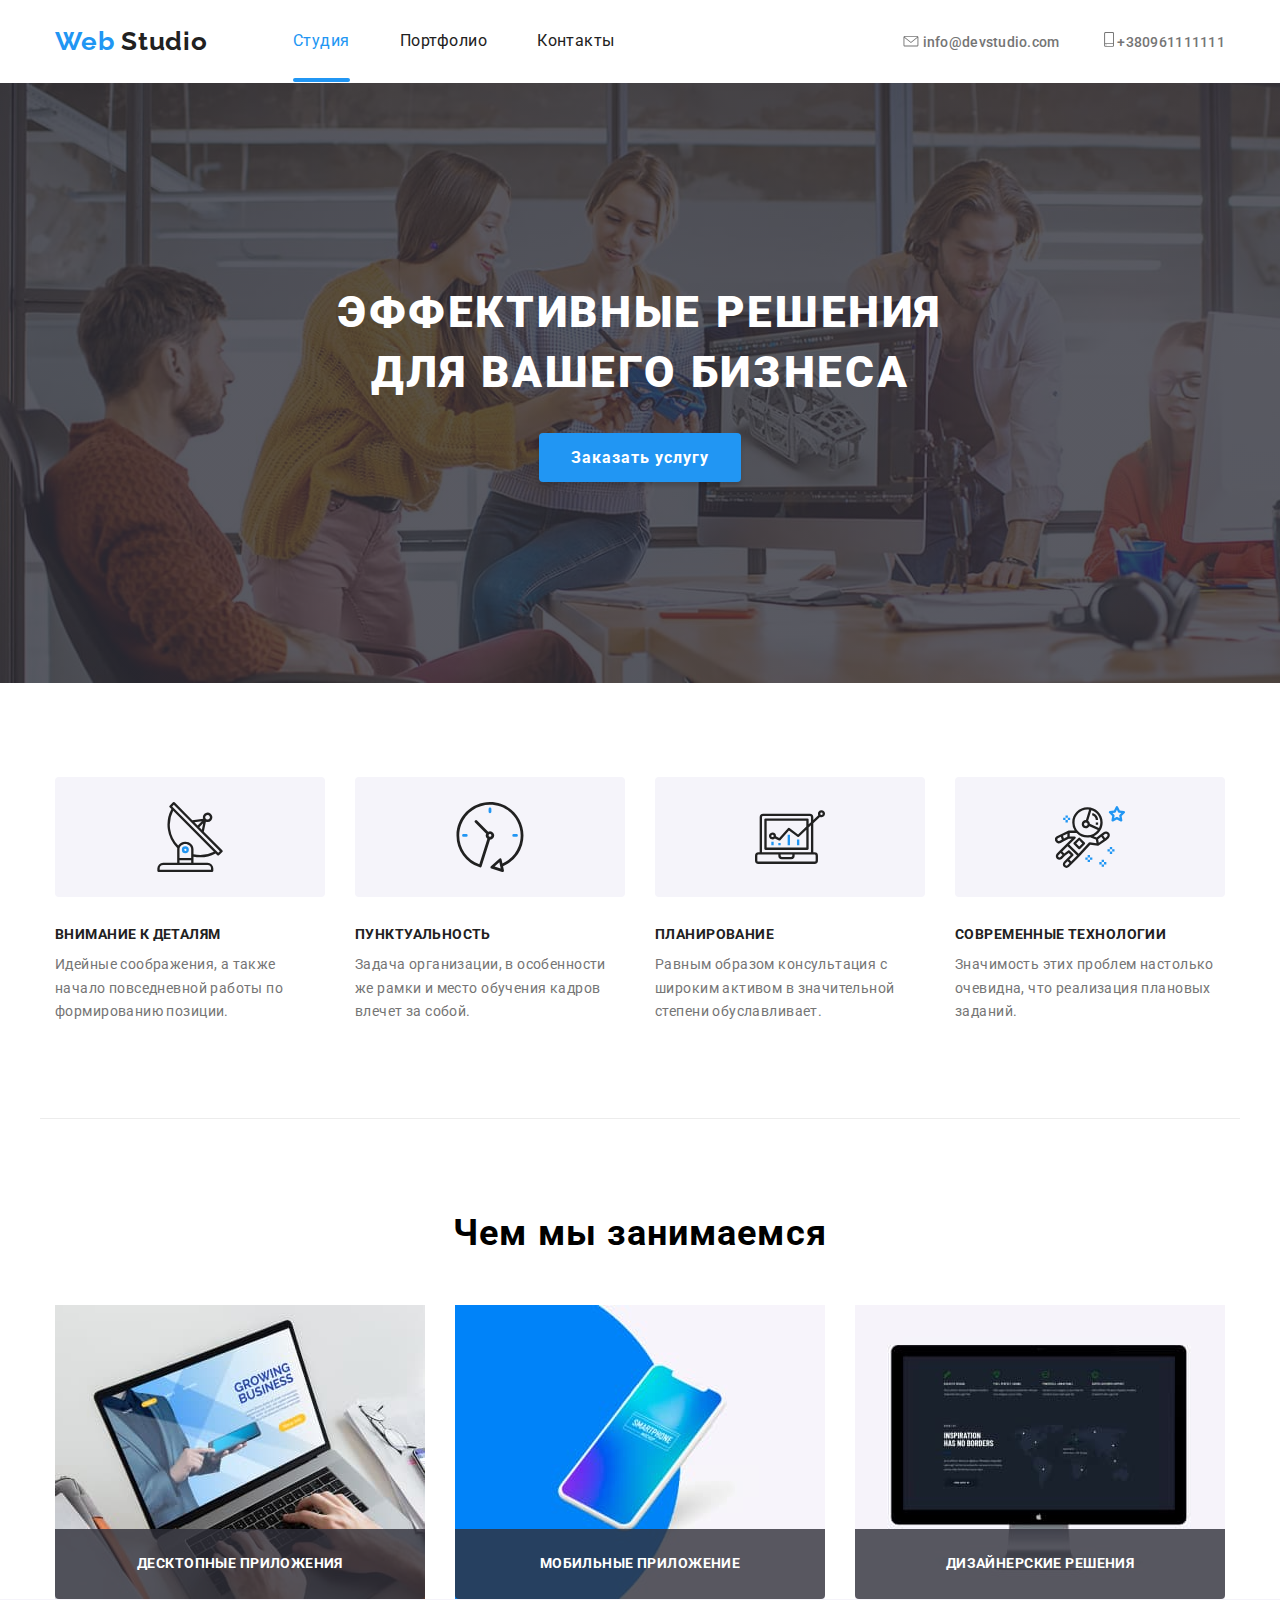
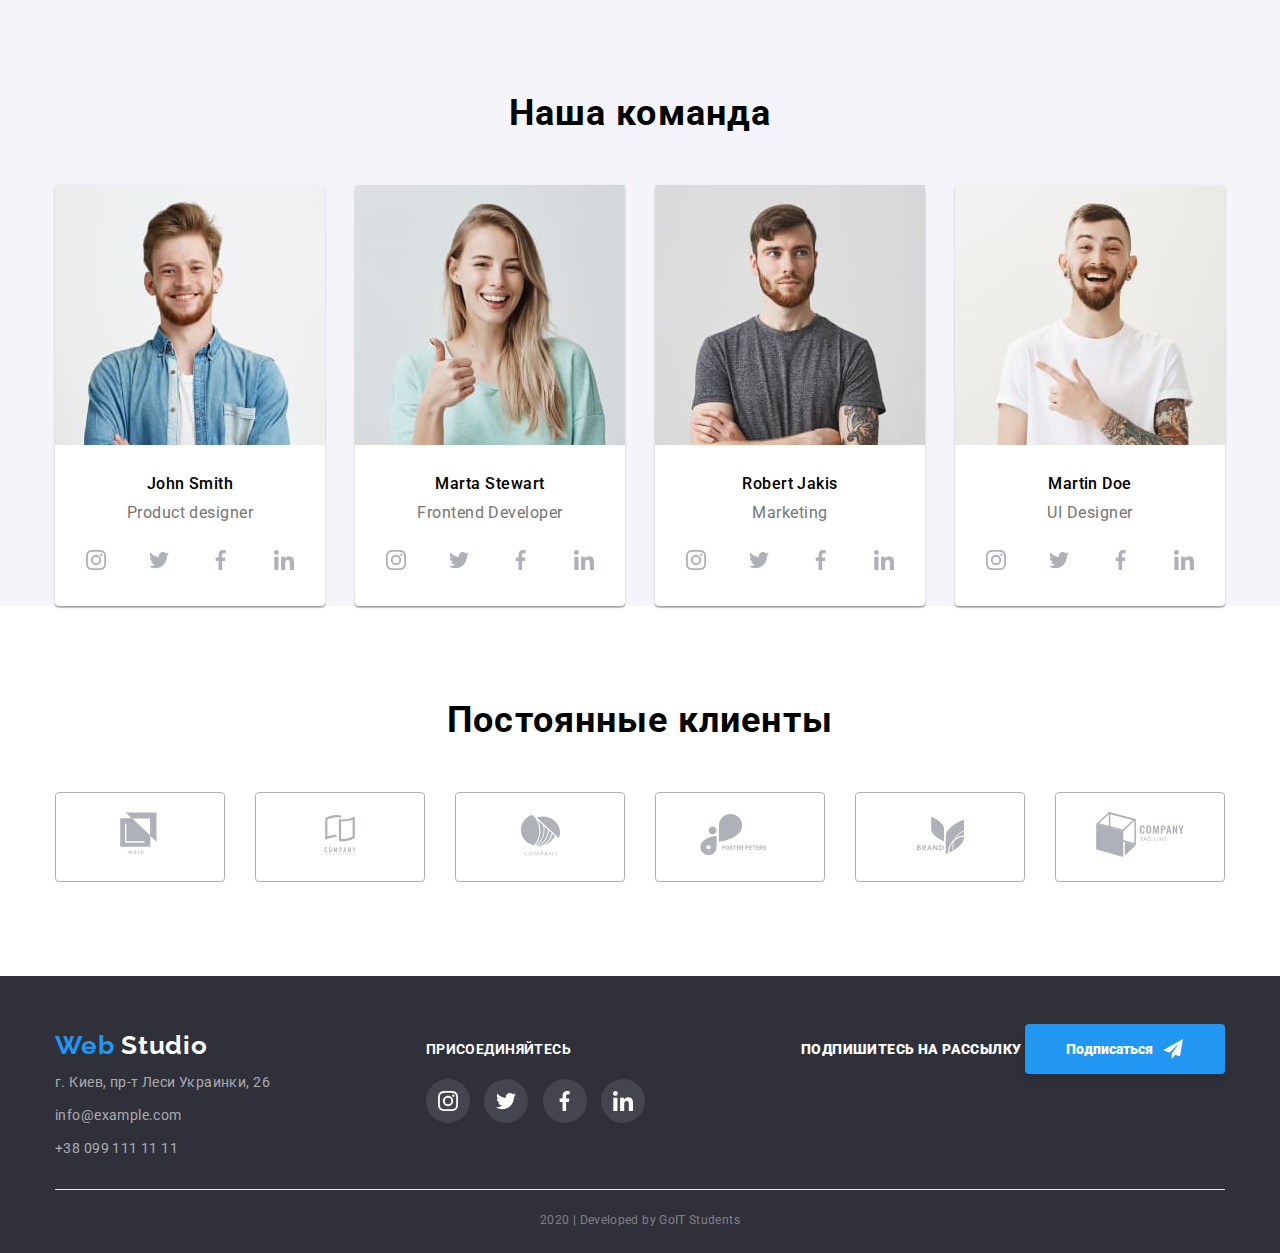
<file: index.html>
<!DOCTYPE html>
<html lang="ru">
  <head>
    <meta charset="UTF-8" />
    <meta name="viewport" content="width=device-width, initial-scale=1.0" />
    <link
      href="https://fonts.googleapis.com/css2?family=Raleway:wght@700&family=Roboto:wght@400;500;700;900&display=swap"
      rel="stylesheet"/>
    <link rel="stylesheet" href="https://cdnjs.cloudflare.com/ajax/libs/modern-normalize/0.6.0/modern-normalize.min.css" />
    <link rel="stylesheet" href="./css/styles.css" />

    <title>Document</title>
  </head>
  <body>
    <header class="header">
      <div class="page-header container">
        <nav class="nav-container">
          <a href="" class="logo">
            Web
            <span class="studio">Studio</span>
          </a>
          <ul class="site-nav list">
            <li class="item"><a href="" class="link-current">Студия</a></li>
            <li class="item">
              <a href="./portfolio.html" class="link">Портфолио</a>
            </li>
            <li class="item"><a href="" class="link">Контакты</a></li>
          </ul>
        </nav>

        <ul class="auth-nav list">
          <li class="item">                       
            <a href="mailtoinfo@devstudio.com" class="mail link">
             <svg class="icon" width="16" height="11.2">
              <use href="./img/symbol-defs.svg#icon-envelope"></use>
            </svg> 
             info@devstudio.com
            </a>         
            </li>

          <li class="item">
              <a href="tel+380961111111" class="phone link">
              <svg class="icon" width="10" height="14.94">
              <use href="./img/symbol-defs.svg#icon-smartphone"></use>
            </svg>
             +380961111111
            </a>
          </li>
        </ul>
      </div>
    </header>

    <main>
      <section class="hero">
        <h1 class="main-title">
          Эффективные решения
          <br />
          для вашего бизнеса
        </h1>
        <button type="" class="button">Заказать услугу</button>
      </section>

      <!--Наши преимущества-->

      <section class="features">
        <div class="container">
          <ul class="features-list list">
            <li class="item">
              <div class="background">
                <svg class="icon-antenna" width="70"
                    height="70">
                  <use
                    href="./img/symbol-defs.svg#icon-antenna"                 
                  ></use>
                </svg>
              </div>
              <h3 class="title">Внимание к деталям</h3>
              <p class="features-text">
                Идейные соображения, а также начало повседневной работы по
                формированию позиции.
              </p>
            </li>
            <li class="item">
              <div class="background">
                <svg class="icon-clock" width="70"
                    height="70">
                  <use
                    href="./img/symbol-defs.svg#icon-clock"                    
                  ></use>
                </svg>
              </div>
              <h3 class="title">Пунктуальность</h3>
              <p class="features-text">
                Задача организации, в особенности же рамки и место обучения
                кадров влечет за собой.
              </p>
            </li>
            <li class="item">
              <div class="background">
                <svg class="icon-diagram" width="70"
                    height="70">
                  <use
                    href="./img/symbol-defs.svg#icon-diagram"                    
                  ></use>
                </svg>
              </div>
              <h3 class="title">Планирование</h3>
              <p class="features-text">
                Равным образом консультация с широким активом в значительной
                степени обуславливает.
              </p>
            </li>
            <li class="item">
              <div class="background">
                <svg class="icon-astronaut" width="70"
                    height="70">
                  <use
                    href="./img/symbol-defs.svg#icon-astronaut"                    
                  ></use>
                </svg>
              </div>
              <h3 class="title">Современные технологии</h3>
              <p class="features-text">
                Значимость этих проблем настолько очевидна, что реализация
                плановых заданий.
              </p>
            </li>
          </ul>
        </div>
      </section>

      <!--Чем мы занимаемся-->
      <section class="works section">
        <div class="container">
          <h2 class="works-title">Чем мы занимаемся</h2>

          <ul class="works-list list">
            <li class="item">
              <img src="./img/laptop.jpg" width="370" alt="Ноутбук" />
              <h3 class="action-title">Десктопные приложения</h3>
            </li>

            <li class="item">
              <img
                src="./img/mobile.jpg"
                width="370"
                alt="Мобильный телефон"
              />
              <h3 class="action-title">Мобильные приложение</h3>
            </li>

            <li class="item">
              <img src="./img/monitor.jpg" width="370" alt="Экран монитора" />
              <h3 class="action-title">Дизайнерские решения</h3>
            </li>
          </ul>
        </div>
      </section>

      <!--Наша команда-->
      <section class="team section">
        <div class="container">
          <h2 class="team-title">Наша команда</h2>
          <ul class="team-list list">
            <li class="item">
              <img
                class="team-photo"
                src="./img/john.jpg"
                width="270"
                height="260"
                alt="Фото члена команды"/>

              <h3 class="name-title">John Smith</h3>
              <p class="team-text">Product designer</p>
              <ul class="social-links">
                <li class="team-links">
                  <a href="" class="link" aria-label="Ссылка на Instagram" >
                    <svg class="icon" width="20" height="20">
                      <use href="./img/symbol-defs.svg#icon-instagram"></use>
                    </svg>
                  </a>
                </li>
                <li class="team-links">
                  <a href="" aria-label="Ссылка на Twitter" class="link">
                    <svg class="icon" width="20" height="20">
                      <use href="./img/symbol-defs.svg#icon-twitter"></use>
                    </svg>
                  </a>
                </li>
                <li class="team-links">
                  <a href="" aria-label="Ссылка на Facebook" class="link">
                    <svg class="icon" width="20" height="20">
                      <use href="./img/symbol-defs.svg#icon-facebook"></use>
                    </svg>
                  </a>
                </li>
                <li class="team-links">
                  <a href="" aria-label="Ссылка на LinkedIn" class="link">
                    <svg class="icon" width="20" height="20">
                      <use href="./img/symbol-defs.svg#icon-linkedin"></use>
                    </svg>
                  </a>
                </li>
              </ul>
            </li>

            <li class="item">
              <img
                class="team-photo"
                src="./img/marta.jpg"
                width="270"
                height="260"
                alt="Фото члена команды"
              />

              <h3 class="name-title">Marta Stewart</h3>
              <p class="team-text">Frontend Developer</p>
              <ul class="social-links">
                <li class="team-links">
                  <a href="" aria-label="Ссылка на Instagram" class="link">
                    <svg class="icon" width="20" height="20">
                      <use href="./img/symbol-defs.svg#icon-instagram"></use>
                    </svg>
                  </a>
                </li>
                <li class="team-links">
                  <a href="" aria-label="Ссылка на Twitter" class="link">
                    <svg class="icon" width="20" height="20">
                      <use href="./img/symbol-defs.svg#icon-twitter"></use>
                    </svg>
                  </a>
                </li>
                <li class="team-links">
                  <a href="" aria-label="Ссылка на Facebook" class="link">
                    <svg class="icon" width="20" height="20">
                      <use href="./img/symbol-defs.svg#icon-facebook"></use>
                    </svg>
                  </a>
                </li>
                <li class="team-links">
                  <a href="" aria-label="Ссылка на LinkedIn" class="link">
                    <svg class="icon" width="20" height="20">
                      <use href="./img/symbol-defs.svg#icon-linkedin"></use>
                    </svg>
                  </a>
                </li>
              </ul>
            </li>

            <li class="item">
              <img
                class="team-photo"
                src="./img/robert.jpg"
                width="270"
                height="260"
                alt="Фото члена команды"
              />

              <h3 class="name-title">Robert Jakis</h3>
              <p class="team-text">Marketing</p>
              <ul class="social-links">
                <li class="team-links">
                  <a href="" aria-label="Ссылка на Instagram" class="link">
                    <svg class="icon" width="20" height="20">
                      <use href="./img/symbol-defs.svg#icon-instagram"></use>
                    </svg>
                  </a>
                </li>
                <li class="team-links">
                  <a href="" aria-label="Ссылка на Twitter" class="link">
                    <svg class="icon" width="20" height="20">
                      <use href="./img/symbol-defs.svg#icon-twitter"></use>
                    </svg>
                  </a>
                </li>
                <li class="team-links">
                  <a href="" aria-label="Ссылка на Facebook" class="link">
                    <svg class="icon" width="20" height="20">
                      <use href="./img/symbol-defs.svg#icon-facebook"></use>
                    </svg>
                  </a>
                </li>
                <li class="team-links">
                  <a href="" aria-label="Ссылка на LinkedIn" class="link">
                    <svg class="icon" width="20" height="20">
                      <use href="./img/symbol-defs.svg#icon-linkedin"></use>
                    </svg>
                  </a>
                </li>
              </ul>
            </li>

            <li class="item">
              <img
                class="team-photo"
                src="./img/martin.jpg"
                width="270"
                height="260"
                alt="Фото члена команды"
              />

              <h3 class="name-title">Martin Doe</h3>
              <p class="team-text">UI Designer</p>
              <ul class="social-links">
                <li class="team-links">
                  <a href="" aria-label="Ссылка на Instagram" class="link">
                    <svg class="icon" width="20" height="20">
                      <use href="./img/symbol-defs.svg#icon-instagram"></use>
                    </svg>
                  </a>
                </li>
                <li class="team-links">
                  <a href="" aria-label="Ссылка на Twitter" class="link">
                    <svg class="icon" width="20" height="20">
                      <use href="./img/symbol-defs.svg#icon-twitter"></use>
                    </svg>
                  </a>
                </li>
                <li class="team-links">
                  <a href="" aria-label="Ссылка на Facebook" class="link">
                    <svg class="icon" width="20" height="20">
                      <use href="./img/symbol-defs.svg#icon-facebook"></use>
                    </svg>
                  </a>
                </li>
                <li class="team-links">
                  <a href="" aria-label="Ссылка на LinkedIn" class="link">
                    <svg class="icon" width="20" height="20">
                      <use href="./img/symbol-defs.svg#icon-linkedin"></use>
                    </svg>
                  </a>
                </li>
          </ul>
        </div>
      </section>

      <!--Постоянные клиенты-->
      <section class="clients section">
        <div class="container">
          <h2 class="clients-title">Постоянные клиенты</h2>
          <ul class="clients-list list">

            <li class="item">
              <a href="">
                <svg class="company-logo" width=44.27 height=49.23>
                  <use href="./img/symbol-defs.svg#icon-logo-1"></use>
                </svg>
                </a>

            </li>
            <li class="item">
              <a href="">
              <svg class="company-logo" width=40 height=52>
                <use href="./img/symbol-defs.svg#icon-logo-2"></use>
              </svg>
              </a>
            </li>

            <li class="item">
              <a href="">
                <svg class="company-logo" width=41 height=42.6>
                  <use href="./img/symbol-defs.svg#icon-logo-3"></use>
                </svg>
              </a>
            </li>

            <li class="item">
              <a href="">
                <svg class="company-logo" width=79.66 height=42.02>
                  <use href="./img/symbol-defs.svg#icon-logo-4"></use>
                </svg>
              </a>
            </li>

            <li class="item">
              <a href="">
                <svg class="company-logo" width=59 height=47>
                  <use href="./img/symbol-defs.svg#icon-logo-5"></use>
                </svg>
              </a>
            </li>

            <li class="item">
              <a href="">
              <svg class="company-logo" width= 88.48 height= 45.44>
                <use href="./img/symbol-defs.svg#icon-logo-6"></use>
              </svg>
              </a>
            </li>
          </ul>
        </div>
      </section>
    </main>

    <!--Футер-->
    <footer class="page-footer">
      <div class="container">
        <div class="location">
          <div class="address-container">
            <address class="address">
              <a href="" class="logo">
                Web
                <span class="footer-studio">Studio</span>
              </a>

              <a href="mailtoinfo@example.com" class="direction link">
                г. Киев, пр-т Леси Украинки, 26
              </a>

              <a href="" class="letter link">
                info@example.com
              </a>
              <a href="tel+38 099 111 11 11" class="number link">+38 099 111 11 11</a>
            </address>
          </div>

          <div class="join-container">
            <b class="sign">Присоединяйтесь</b>
            <ul class="footer-links list">
              <li class="item">
                <a href="" class="link" aria-label="Ссылка на Instagram" >
                  <svg class="icon" width="20" height="20">
                    <use href=./img/symbol-defs.svg#icon-instagram></use>
                  </svg> 
                </a>
              </li>
              <li class="item">
                <a href="" class="link" aria-label="Ссылка на Twitter" >
                  <svg class="icon" width="20" height="20">
                    <use href=./img/symbol-defs.svg#icon-twitter></use>
                  </svg>
                </a>
              </li>
              <li class="item">
                <a href="" class="link" aria-label="Ссылка на Facebook" >
                  <svg class="icon" width="20" height="20">
                    <use href=./img/symbol-defs.svg#icon-facebook></use>
                  </svg>
                </a>
              </li>
              <li class="item">
                <a href="" class="link" aria-label="Ссылка на LinkedIn" >
                  <svg class="icon" width="20" height="20">
                    <use href=./img/symbol-defs.svg#icon-linkedin></use>
                  </svg>
                </a>
              </li>
            </ul>
          </div>

          <div class="mailing-container">
            <b class="mailing">Подпишитесь на рассылку</b>
            <button type="" class="sign-button">Подписаться 
              <svg class="icon-send"  width="20" height="20">
                <use href="./img/symbol-defs.svg#icon-send">              
                </use>
               </svg>
                <svg class="icon-mail" width=20 height=20>
                  <use href="./img/symbol-defs.svg#icon-envelope"></use>
                </svg>
             
            </button>
          </div>
        </div>
        <p class="copyright">2020 | Developed by GoIT Students</p>
      </div>
    </footer>
  </body>
</html>
</file>
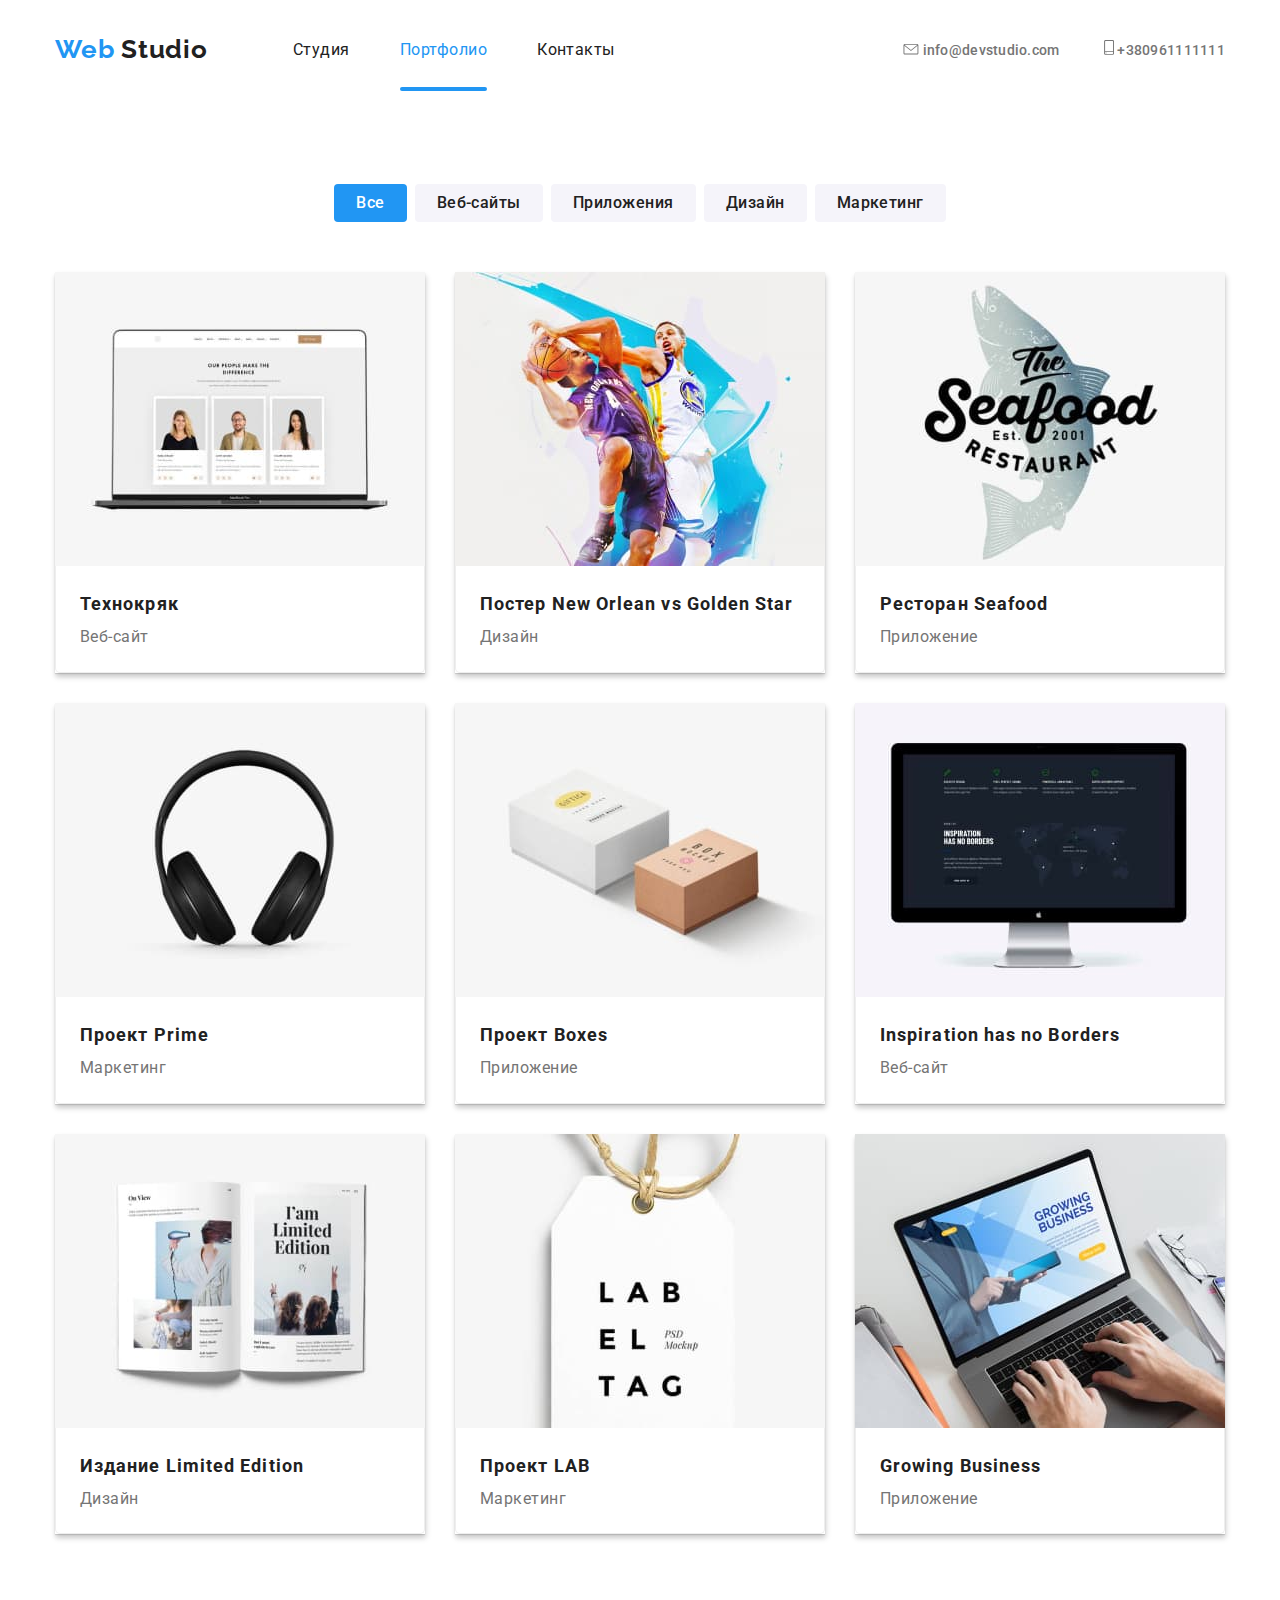
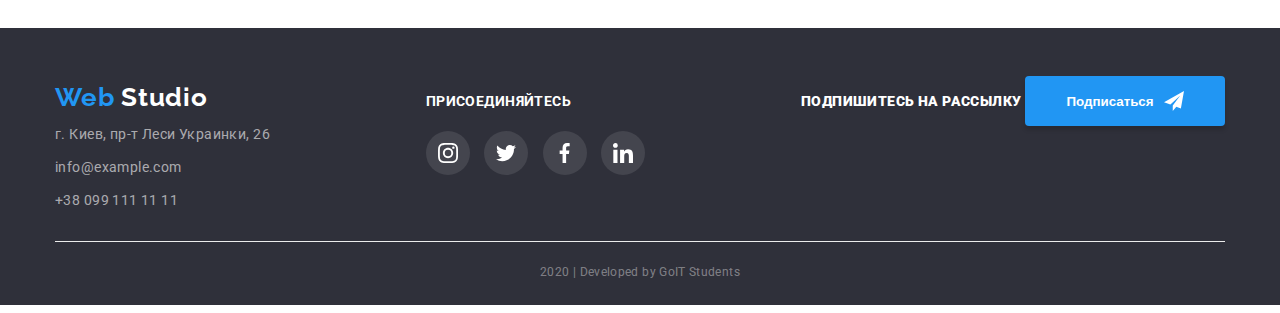
<file: portfolio.html>
<!DOCTYPE html>
<html lang="ru">
  <head>
    <meta charset="UTF-8" />
    <meta name="viewport" content="width=device-width, initial-scale=1.0" />
    <link
      href="https://fonts.googleapis.com/css2?family=Raleway:wght@700&family=Roboto:wght@400;500;700;900&display=swap"
      rel="stylesheet"
    />
    <link rel="stylesheet" href="./css/styles.css" />
    <title>Document</title>
  </head>
  <body>
    <header class="header">
      <div class="page-header container">
        <nav class="nav-container">
          <a href="" class="logo">
            Web
            <span class="studio">Studio</span>
          </a>
          <ul class="site-nav list">
            <li class="item"><a href="./index.html" class="link">Студия</a></li>
            <li class="item">
              <a href="./portfolio.html" class="link-current">Портфолио</a>
            </li>
            <li class="item"><a href="" class="link">Контакты</a></li>
          </ul>
        </nav>

        <ul class="auth-nav list">
          <li class="item">
            <a href="mailtoinfo@devstudio.com" class="mail link">
              <svg class="icon" width="16" height="11.2">
                <use href="./img/symbol-defs.svg#icon-envelope"></use>
              </svg>
              info@devstudio.com
            </a>
          </li>
        
          <li class="item">
            <a href="tel+380961111111" class="phone link">
              <svg class="icon" width="10" height="14.94">
                <use href="./img/symbol-defs.svg#icon-smartphone"></use>
              </svg>
              +380961111111
            </a>
          </li>
        </ul>
      </div>
    </header>
    <!--Основная часть страницы-->
    <main class="portfolio-main">
      <div class="container">
      <section class="portfolio-content">
        
          <ul class="selection">
            <li class="button-list">
              <button type="" class="button-all">Все</button>
            </li>
            <li class="button-list">
              <button type="" class="button">Веб-сайты</button>
            </li>
            <li class="button-list">
              <button type="" class="button">Приложения</button>
            </li>
            <li class="button-list">
              <button type="" class="button">Дизайн</button>
            </li>
            <li class="button-list">
              <button type="" class="button">Маркетинг</button>
            </li>
          </ul>

          <!--Готовые проэкты-->

          <ul class="projects">
            <li class="item">  
              <a href="" class="link project-link">     
               <div class="thumb">                 
              <div class="project-image">                        
              <img src="./img/web-site.jpg" width="370" alt="Открытая страница сайта"/> 
               </div>
               <div class="project-overlay">              
              <p class="project-text">Технокряк это современная площадка распространения коронавируса. Компании используют эту
                платформу для цифрового шпионажа и атак на защищённые сервера конкурентов</p>
              </div> 
               </div>                       
              <div class="card-content">
                <h2 class="project-title">Технокряк</h2>
                <p class="project-selection">Веб-сайт</p>
              </div>
            </a>             
            </li>

            <li class="item">
              <a href="" class="link project-link">
             <div class="thumb">
              <div class="project-image">
              <img src="./img/basketball.jpg" width="370" alt="Баскетболисты" /></div>
               <div class="project-overlay">
            <p class="project-text">Технокряк это современная площадка распространения коронавируса. Компании используют эту
              платформу для цифрового шпионажа и атак на защищённые сервера конкурентов</p>
              </div>
               </div>                
              <div class="card-content">
                <h2 class="project-title">Постер New Orlean vs Golden Star</h2>
                <p class="project-selection">Дизайн</p>
              </div>
            </a>               
            </li>

            <li class="item">
              <a href="" class="link project-link">
              <div class="thumb">
              <div class="project-image">
              <img src="./img/seafood.jpg" width="370" alt="Морепродукты" /></div>
            <div class="project-overlay">
              <p class="project-text">Технокряк это современная площадка распространения коронавируса. Компании используют эту
              платформу для цифрового шпионажа и атак на защищённые сервера конкурентов</p>
            </div>
            </div>
            
              <div class="card-content">
                <h2 class="project-title">Ресторан Seafood</h2>
                <p class="project-selection">Приложение</p>
              </div>
            </a>
            </li>

            <li class="item">
              <a href="" class="link project-link">
              <div class="thumb">
              <div class="project-image">
              <img src="./img/earbuds.jpg" width="370" alt="Наушники" /></div>
              <div class="project-overlay">
              <p class="project-text">Технокряк это современная площадка распространения коронавируса. Компании используют эту
                платформу для цифрового шпионажа и атак на защищённые сервера конкурентов</p>
              </div>
              </div>
              
              <div class="card-content">
                <h2 class="project-title">Проект Prime</h2>
                <p class="project-selection">Маркетинг</p>
              </div>
            </a>
            </li>

            <li class="item">
              <a href="" class="link project-link">
              <div class="thumb">
              <div class="project-image">
              <img src="./img/books.jpg" width="370" alt="Books" /></div>
              <div class="project-overlay">
              <p class="project-text">Технокряк это современная площадка распространения коронавируса. Компании используют эту
                платформу для цифрового шпионажа и атак на защищённые сервера конкурентов</p>
              </div>
            </div>
           
              <div class="card-content">
                <h2 class="project-title">Проект Boxes</h2>
                <p class="project-selection">Приложение</p>
              </div>
             </a>
            </li>

            <li class="item">
              <a href="" class="link project-link">
              <div class="thumb">
              <div class="project-image">
              <img src="./img/monitor.jpg" width="370" alt="Экран монитора" /></div>
              <div class="project-overlay"> 
              <p class="project-text">Технокряк это современная площадка распространения коронавируса. Компании используют эту
                платформу для цифрового шпионажа и атак на защищённые сервера конкурентов</p>
            </div>
            </div>
            
              <div class="card-content">
                <h2 class="project-title">Inspiration has no Borders</h2>
                <p class="project-selection">Веб-сайт</p>
              </div>
            </a>
            </li>

            <li class="item">
              <a href="" class="link project-link">
              <div class="thumb">
              <div class="project-image">
              <img src="./img/magazin.jpg" width="370" alt="Журнал" /></div>
               <div class="project-overlay">
              <p class="project-text">Технокряк это современная площадка распространения коронавируса. Компании используют эту
                платформу для цифрового шпионажа и атак на защищённые сервера конкурентов</p>
                </div>
            </div>
           
              <div class="card-content">
                <h2 class="project-title">Издание Limited Edition</h2>
                <p class="project-selection">Дизайн</p>
              </div>
             </a>
            </li>

            <li class="item">
              <a href="" class="link project-link">
              <div class="thumb">
              <div class="project-image">                
              <img src="./img/label.jpg" width="370" alt="Этикетка" /></div>
              <div class="project-overlay">
              <p class="project-text">Технокряк это современная площадка распространения коронавируса. Компании используют эту платформу для цифрового
              шпионажа и атак на защищённые сервера конкурентов</p>
              </div>
              </div>
              
              <div class="card-content">
                <h2 class="project-title">Проект LAB</h2>
                <p class="project-selection">Маркетинг</p>
              </div>
            </a>
            </li>

            <li class="item">
              <a href="" class="link project-link">
              <div class="thumb">
              <div class="project-image">
              <img src="./img/laptop.jpg" width="370" alt="Ноутбук" /></div>
              <div class="project-overlay">
              <p class="project-text">Технокряк это современная площадка распространения коронавируса. Компании используют эту
                платформу для цифрового шпионажа и атак на защищённые сервера конкурентов</p>
              </div>
              </div>
              
              <div class="card-content">
                <h2 class="project-title">Growing Business</h2>
                <p class="project-selection">Приложение</p>
              </div>
            </a>
            </li>
          </ul>
        </div>
      </section>
    </main>

    <!--Футер-->
      <footer class="page-footer">
        <div class="container">
          <div class="location">
            <div class="address-container">
              <address class="address">
                <a href="" class="logo">
                  Web
                  <span class="footer-studio">Studio</span>
                </a>
      
                <a href="mailtoinfo@example.com" class="direction link">
                  г. Киев, пр-т Леси Украинки, 26
                </a>
      
                <a href="" class="letter link">
                  info@example.com
                </a>
                <a href="tel+38 099 111 11 11" class="number link">+38 099 111 11 11</a>
              </address>
            </div>
      
            <div class="join-container">
              <b class="sign">Присоединяйтесь</b>
              <ul class="footer-links list">
                <li class="item">
                  <a href="" class="link" aria-label="Ссылка на Instagram">
                    <svg class="icon" width="20" height="20">
                      <use href=./img/symbol-defs.svg#icon-instagram></use>
                    </svg>
                  </a>
                </li>
                <li class="item">
                  <a href="" class="link" aria-label="Ссылка на Twitter">
                    <svg class="icon" width="20" height="20">
                      <use href=./img/symbol-defs.svg#icon-twitter></use>
                    </svg>
                  </a>
                </li>
                <li class="item">
                  <a href="" class="link" aria-label="Ссылка на Facebook">
                    <svg class="icon" width="20" height="20">
                      <use href=./img/symbol-defs.svg#icon-facebook></use>
                    </svg>
                  </a>
                </li>
                <li class="item">
                  <a href="" class="link" aria-label="Ссылка на LinkedIn">
                    <svg class="icon" width="20" height="20">
                      <use href=./img/symbol-defs.svg#icon-linkedin></use>
                    </svg>
                  </a>
                </li>
              </ul>
            </div>
      
          <div class="mailing-container">
            <b class="mailing">Подпишитесь на рассылку</b>
            <button type="" class="sign-button">Подписаться
              <svg class="icon-send" width="20" height="20">
                <use href="./img/symbol-defs.svg#icon-send">
                </use>
              </svg>
              <svg class="icon-mail" width=20 height=20>
                <use href="./img/symbol-defs.svg#icon-envelope"></use>
              </svg>
              </button>
            </div>
          </div>
          <p class="copyright">2020 | Developed by GoIT Students</p>
        </div>
      </footer>
  </body>
</html>
</file>
<file: css/styles.css>
/* Палитра цветов */

/* 
Основной цвет фона #FFFFFF 
Вторичный цвет фона #E5E5E5
Основной цвет текста  #212121
Дополнительный цвет текста #757575 
Акцент #2196F3 
*/
:root {
  --primary-white-color: #ffffff;
  --primary-text-color: #212121;
  --secondary-text-color: #757575;
  --secondary-bcg-color: #e5e5e5;
  --accent-color: #2196f3;
}

html {
  box-sizing: border-box;
}

*,
*::before,
*::after {
  box-sizing: inherit;
}
img {
  display: block;
  max-width: 100%;
  height: auto;
}

body {
  margin-right: auto;
  margin-left: auto;
  background-color: var(--primary-white-color);
  font-family: Roboto, sans-serif;
  letter-spacing: 0.03em;
}
.container {
  margin-left: auto;
  margin-right: auto;
  width: 1200px;
  padding-left: 15px;
  padding-right: 15px;
}
ul {
  list-style: none;
}

.list {
  padding: 0;
  margin: 0;
  list-style: none;
}
.link {
  text-decoration: none;
}

/* Logo */

.page-header {
  margin-right: auto;
  margin-left: auto;
  width: 1200px;
  display: flex;
  align-items: center;
  justify-content: space-between;
}

.nav-container {
  display: flex;
}
.logo {
  color: var(--accent-color);
  font-family: Raleway, sans-serif;
  font-style: normal;
  font-weight: bold;
  font-size: 26px;
  line-height: 1.19;
  letter-spacing: 0.03em;
  text-decoration: none;
}

.studio {
  color: var(--primary-text-color);
}

.title {
  color: var(--primary-text-color);
  font-weight: bold;
  line-height: 1.14;
  font-size: 14px;
  text-transform: uppercase;
  letter-spacing: 0.03em;
}

/* Site-nav-list */

.site-nav {
  display: flex;
  margin-left: 85px;
  align-self: center;
}
.site-nav .item:not(:last-child) {
  margin-right: 50px;
}

.site-nav .link {
  padding-top: 32px;
  padding-bottom: 32px;
  color: var(--primary-text-color);
  transition: 250ms cubic-bezier(0.4, 0, 0.2, 1);
}
.link-current {
  position: relative;
  padding-top: 32px;
  padding-bottom: 32px;
  text-decoration: none;
  color: var(--accent-color);
}
.link-current::after {
  content: '';
  position: absolute;
  bottom: 0;
  left: 0;
  display: block;

  height: 4px;
  width: 100%;
  background-color: var(--accent-color);
  border-radius: 2px;
}

.site-nav .link:hover,
.site-nav .link:focus {
  display: flexbox;
  color: var(--accent-color);
}

.auth-nav .link {
  display: block;
  padding-top: 32px;
  padding-bottom: 32px;
  margin-left: 10px;

  font-style: normal;
  font-weight: 500;
  font-size: 14px;
  line-height: 1.14;
  letter-spacing: 0.02em;
  padding-top: 32px;
  padding-bottom: 32px;
  transition: 250ms cubic-bezier(0.4, 0, 0.2, 1);
}
.auth-nav .item {
  display: inline-flex;
  align-items: center;
  justify-content: center;
  --color1: #757575;
}
.auth-nav .link:hover,
.auth-nav .link:focus {
  color: var(--accent-color);
  --color1: var(--accent-color);
}

.auth-nav .item:not(:last-child) {
  margin-right: 30px;
}

.auth-nav a {
  color: var(--secondary-text-color);
  text-decoration: none;
}

/* Основная секция */

.hero {
  margin: 0;
  padding: 0;
  text-align: center;

  max-width: 1600px;
  height: 600px;
  background-color: coral;
  background-image: linear-gradient(
      to right,
      rgba(47, 48, 58, 0.8),
      rgba(47, 48, 58, 0.8)
    ),
    url('../img/hero.jpg');
}
.main-title {
  margin-top: 0;
  margin-bottom: 30px;
  padding-top: 200px;
  color: var(--primary-white-color);
  font-weight: 900;
  font-size: 44px;
  line-height: 1.36;
  text-align: center;
  letter-spacing: 0.06em;
  text-transform: uppercase;
}

.button {
  font-family: inherit;
  color: var(--primary-white-color);
  text-align: center;
  background-color: var(--accent-color);
  font-style: normal;
  font-weight: bold;
  font-size: 16px;
  line-height: 1.87;
  letter-spacing: 0.06em;
  border: none;
  transition: 250ms cubic-bezier(0.4, 0, 0.2, 1);
}
.hero .button {
  display: inline-block;
  padding: 10px 32px;
  border-radius: 4px;
  min-width: 136px;
  box-shadow: 0px 4px 4px rgba(0, 0, 0, 0.15);
}

.button:hover,
.button:focus {
  color: var(--primary-text-color);
  cursor: pointer;
}

/* Преимущества */

.features .container {
  padding-top: 94px;
  padding-bottom: 94px;
  margin-left: auto;
  margin-right: auto;
  width: 1200px;
}
.features-list .title {
  margin-top: 30px;
  margin-bottom: 10px;
}

.features-list {
  display: flex;
  flex-wrap: wrap;
}
.features-list .item {
  width: 270px;
}

.background {
  display: flex;
  justify-content: center;
  align-items: center;

  width: 270px;
  height: 120px;
  background-color: #f5f4fa;
  border-radius: 4px;
}

.features-list .item:not(:last-child) {
  margin-right: 30px;
}

.features-text {
  margin-top: 0;
  margin-bottom: 0;
  color: var(--secondary-text-color);
  font-style: normal;
  font-weight: 400;
  font-size: 14px;
  line-height: 1.7;
  letter-spacing: 0.03em;
}
.features {
  border-bottom: 1px solid #ececec;
  margin-left: auto;
  margin-right: auto;
  width: 1200px;
}

/* Чем мы занимаемся */
.works .container {
  padding-top: 94px;
}
.works-list {
  display: flex;
}
.works-list .item {
  position: relative;
  width: 370px;
}
.works-list .item.item:not(:last-child) {
  margin-right: 30px;
}
.container .works-title {
  margin-top: 0;
  margin-bottom: 50px;
}
.works-title {
  font-style: normal;
  font-weight: bold;
  font-size: 36px;
  line-height: 1.16;
  text-align: center;
  letter-spacing: 0.03em;
  text-align: center;
}
.action-title {
  position: absolute;
  display: block;
  width: 100%;
  bottom: 0;
  right: 0;
  margin-top: 0;
  margin-bottom: 0;
  padding-top: 27px;
  padding-bottom: 27px;
  border-radius: 0px 0px 4px 4px;

  color: var(--primary-white-color);
  background-color: rgba(47, 48, 58, 0.8);
  font-size: 14px;
  line-height: 1.14;
  text-align: center;
  letter-spacing: 0.03em;
  text-transform: uppercase;
}

/* Team */

.team {
  background-color: #f5f4fa;
}
.team .container {
  padding-top: 94px;
}
.team-list {
  display: flex;
}
.team-list .item {
  width: 270px;
  padding-bottom: 24px;
  background: #ffffff;
  box-shadow: 0px 2px 1px rgba(0, 0, 0, 0.2), 0px 1px 1px rgba(0, 0, 0, 0.14),
    0px 1px 3px rgba(0, 0, 0, 0.12);
  border-radius: 4px;
  transform: scale(1);
}
.team-list .item.item:not(:last-child) {
  margin-right: 30px;
}

.team-title {
  margin-top: 0;
  margin-bottom: 50px;
  font-style: normal;
  font-weight: bold;
  font-size: 36px;
  line-height: 1.16;
  text-align: center;
  letter-spacing: 0.03em;
}
.team-photo {
  margin-bottom: 30px;
}
.team-list .item:hover {
  transform: scale(1.15);
}
.name-title {
  margin-top: 0;
  margin-bottom: 10px;

  text-align: center;

  font-style: normal;
  font-size: 16px;
  font-weight: 500;
  line-height: 1.18;
  letter-spacing: 0.03em;
}
.team-text {
  margin-top: 0;
  margin-bottom: 16px;
  text-align: center;

  color: var(--secondary-text-color);
  font-style: normal;
  font-weight: normal;
  font-size: 16px;
  line-height: 1.18;
}
.social-links {
  display: flex;
  padding: 0;
  align-items: center;
  justify-content: space-evenly;
}

.social-links .link {
  display: flex;
  width: 44px;
  height: 44px;
  border-radius: 50%;
  justify-content: center;
  align-items: center;
  --color2: #afb1b8;
  transition: 250ms cubic-bezier(0.4, 0, 0.2, 1);
}

.team-links .link:hover,
.team-links .link:focus {
  background-color: var(--accent-color);
  --color2: var(--primary-white-color);
}

/* Наши клиенты */

.clients .container {
  padding-top: 94px;
}
.clients-title {
  margin-top: 0;
  margin-bottom: 50px;

  font-style: normal;
  font-weight: bold;
  font-size: 36px;
  line-height: 1.16;
  letter-spacing: 0.03em;
  text-align: center;
}

.clients-list {
  display: flex;
  margin: 0;
  padding-bottom: 94px;
}
.clients-list .item {
  display: flex;
  justify-content: center;
  align-items: center;
  border: 1px solid #afb1b8;
  box-sizing: border-box;
  height: 90px;
  border-radius: 4px;
  width: 170px;
  --color2: #afb1b8;
  transition: 250ms cubic-bezier(0.4, 0, 0.2, 1);
}

.clients-list .item:not(:last-child) {
  margin-right: 30px;
}
.clients-list .item:hover,
.clients-list .item:focus {
  border-color: var(--accent-color);
  --color2: var(--accent-color);
}

/* Footer */

.page-footer {
  background-color: #2f303a;
  font-family: Roboto, sans-serif;
}
.location {
  display: flex;
  justify-content: space-between;
  align-items: baseline;
  padding-top: 48px;
}

.address {
  padding-bottom: 28px;

  color: var(--primary-white-color);
  font-style: inherit;
  font-style: normal;
  font-weight: normal;
  font-size: 14px;
  line-height: 1.71;
  letter-spacing: 0.03em;
}
.page-footer .logo {
  display: block;
  margin-left: auto;
  margin-right: auto;
  margin-bottom: 10px;
}
.page-footer .direction {
  color: #ffffff;
}

.sign {
  display: block;
  margin: 0;
  margin-bottom: 21px;
  color: var(--primary-white-color);
  font-style: normal;
  font-weight: bold;
  font-size: 14px;
  line-height: 1.14;
  letter-spacing: 0.03em;
  text-transform: uppercase;
}

.footer-links .item {
  display: inline-block;
}
.footer-links .item:not(:last-child) {
  margin-right: 10px;
}

.footer-links .link {
  display: flex;
  width: 44px;
  height: 44px;
  border-radius: 50%;
  justify-content: center;
  align-items: center;
  background: rgba(255, 255, 255, 0.1);
  --color2: #ffffff;
  transition: 250ms cubic-bezier(0.4, 0, 0.2, 1);
}

.footer-links .link:hover,
.footer-links .link:focus {
  background-color: var(--accent-color);
}

.address .link {
  display: block;
  color: rgba(255, 255, 255, 0.6);
  font-style: normal;
  font-weight: normal;
  font-size: 14px;
  line-height: 1.71;
  letter-spacing: 0.03em;
  transition: 250ms cubic-bezier(0.4, 0, 0.2, 1);
}

.address .link:not(:last-child) {
  margin-bottom: 9px;
}

.mailing-container {
  display: inline-block;
  margin: 0;
  color: var(--primary-white-color);
  font-style: normal;
  font-weight: bold;
  font-size: 14px;
  line-height: 1.14;
  letter-spacing: 0.03em;
  text-transform: uppercase;
}
.sign-button {
  display: inline-flex;
  align-items: center;
  justify-content: center;
  border: none;
  width: 200px;
  height: 50px;
  padding-top: 10px;
  padding-bottom: 10px;
  font-weight: 900;
  color: var(--primary-white-color);
  background-color: var(--accent-color);
  box-shadow: 0px 4px 4px rgba(0, 0, 0, 0.15);
  border-radius: 4px;
  --color3: #ffffff;
  position: relative;
  transition: background-color 250ms cubic-bezier(0.4, 0, 0.2, 1),
    transform 250ms cubic-bezier(0.4, 0, 0.2, 1);
  overflow: hidden;
}
.sign-button .icon-send {
  margin-left: 10px;
  transition: transform 250ms cubic-bezier(0.4, 0, 0.2, 1);
}
.sign-button:hover .icon-send {
  transform: translateY(-38px);
}
.sign-button .icon-mail {
  position: absolute;
  content: '';
  display: inline-block;
  top: 50%;
  right: 40px;
  transform: translateY(calc(-50% + 40px));
  transition: transform 250ms cubic-bezier(0.4, 0, 0.2, 1);
  --color1: #757575;
}

.sign-button:hover .icon-mail {
  transform: translateY(-50%);
  --color1: var(--primary-text-color);
}

.sign-button:hover,
.sign-button:focus {
  color: var(--primary-text-color);
  --color3: var(--primary-text-color);
}

.copyright {
  border-top: 1px solid #ececec;
  margin-top: 0;
  margin-bottom: 0;
  padding-top: 18px;
  padding-bottom: 21px;

  font-size: 12px;
  line-height: 2;
  text-align: center;
  letter-spacing: 0.03em;
  color: rgba(255, 255, 255, 0.4);
}

.link:hover {
  color: var(--accent-color);
}
.footer-studio {
  color: var(--primary-white-color);
}

/* Portfolio */
.portfolio-content {
  padding-top: 93px;
}
.selection {
  display: flex;
  justify-content: center;
  margin: 0;
  padding-left: 0;
  margin-bottom: 50px;
}
.selection .button-list:not(:last-child) {
  margin-right: 8px;
}

.selection .button {
  padding: 6px 22px;
  font-family: Roboto, sans-serif;
  font-style: normal;
  font-weight: 500;
  font-size: 16px;
  line-height: 1.62;
  text-align: center;
  letter-spacing: 0.03em;
  color: var(--primary-text-color);
  background-color: #f5f4fa;
  border-radius: 4px;
  border: none;
  transition: 250ms cubic-bezier(0.4, 0, 0.2, 1);
}
.selection .button:hover,
.selection .button:focus {
  color: var(--primary-white-color);
  background-color: var(--accent-color);
}

.selection .button-all {
  padding: 6px 22px;
  color: var(--primary-white-color);
  background-color: var(--accent-color);
  font-family: Roboto, sans-serif;
  font-style: normal;
  font-weight: 500;
  font-size: 16px;
  line-height: 1.62;
  text-align: center;
  letter-spacing: 0.03em;
  border-radius: 4px;
  border: none;
}

/* Карточки */

.projects {
  display: flex;
  flex-wrap: wrap;
  margin: 0;
  padding-left: 0;
  padding-bottom: 94px;
}
.projects .item {
  width: calc((100% - 60px) / 3);
  margin-right: 30px;
  margin-bottom: 30px;
  box-shadow: 1px 4px 6px rgba(0, 0, 0, 0.16), 0px 4px 4px rgba(0, 0, 0, 0.06),
    0px 1px 1px rgba(0, 0, 0, 0.12);
}
.projects .item:nth-child(3n) {
  margin-right: 0;
}
.projects .item:nth-child(n + 7) {
  margin-bottom: 0;
}
.projects .link {
  text-decoration: none;
  color: var(--primary-text-color);
}
.thumb {
  position: relative;
  overflow: hidden;
}

.project-overlay {
  position: absolute;
  top: 0;
  left: 0;
  width: 100%;
  height: 100%;
  background-color: var(--accent-color);
  opacity: 0;
  transform: translateY(100%);
  transition: transform 250ms cubic-bezier(0.4, 0, 0.2, 1),
    opacity 250ms cubic-bezier(0.4, 0, 0.2, 1);
}
.project-link:hover .project-overlay,
.project-link:focus .project-overlay {
  transform: translateY(0);
  opacity: 1;
}
.project-text {
  position: absolute;
  top: 0;
  left: 0;
  margin: 0;

  justify-content: center;
  padding: 63px 24px;

  font-family: Roboto;
  font-style: normal;
  font-weight: normal;
  font-size: 18px;
  line-height: 1.5;
  letter-spacing: 0.03em;
  color: var(--primary-white-color);
  transition: transform 250ms cubic-bezier(0.4, 0, 0.2, 1);
}

.card-content {
  padding: 20px 24px;
  border-bottom: 1px solid #eeeeee;
  border-right: 1px solid #eeeeee;
  border-left: 1px solid #eeeeee;
  border-bottom-left-radius: 5px;
  border-bottom-right-radius: 5px;
  background: #ffffff;
}

.project-title {
  margin-bottom: 4px;
  margin: 0;
  font-style: normal;
  font-weight: bold;
  font-size: 18px;
  line-height: 2;
  letter-spacing: 0.06em;
}
.project-selection {
  margin: 0;
  padding: 0;
  color: var(--secondary-text-color);
  font-weight: 400;
  font-size: 16px;
  line-height: 1.87;
  letter-spacing: 0.03em;
}
</file>
